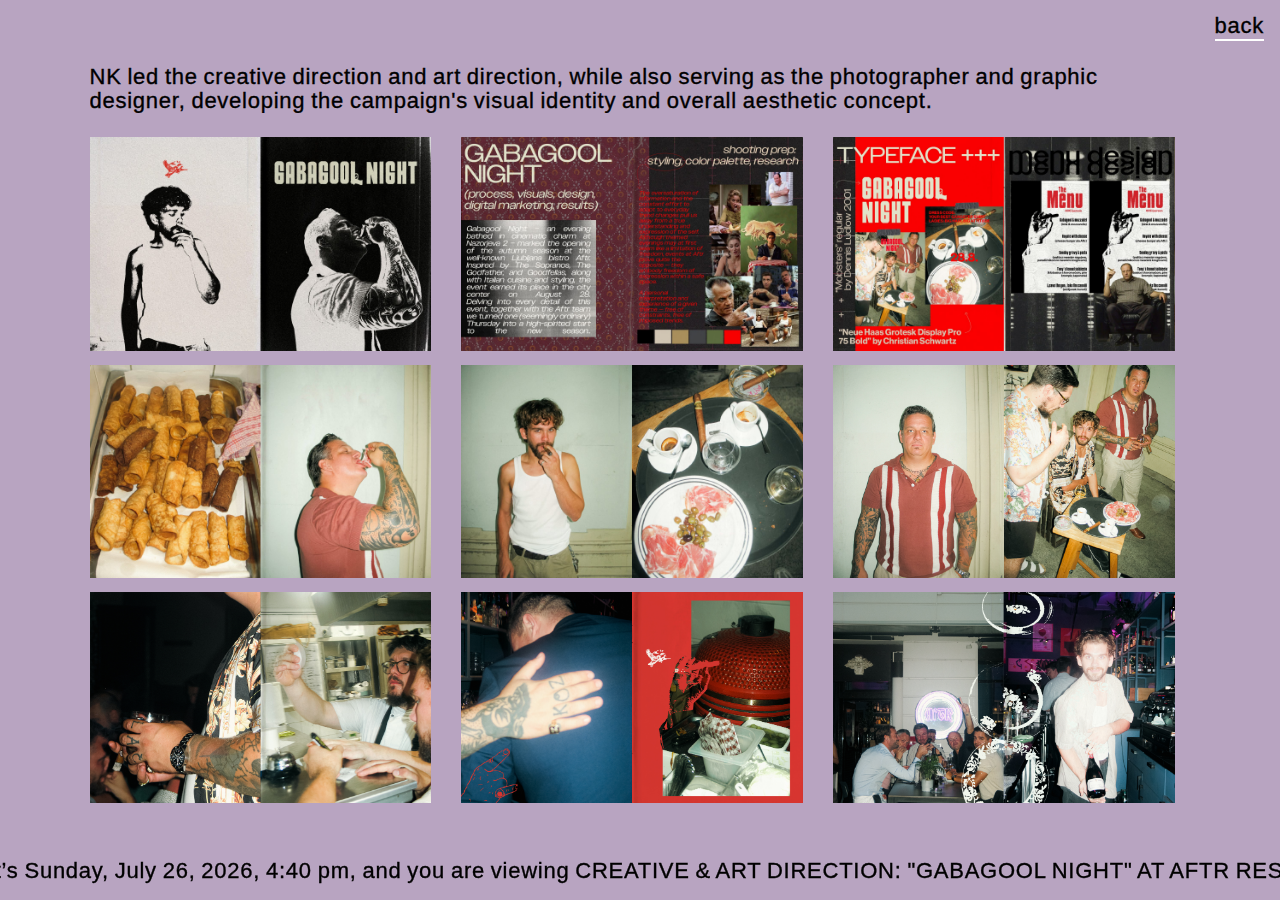
<file: publication-gabagool.html>
<!DOCTYPE html>
<html lang="en">
  <head>
    <meta charset="UTF-8" />
    <meta name="viewport" content="width=device-width, initial-scale=1.0" />
    <meta name="description" content="Nadja's digital portfolio" />
    <title>
      CREATIVE & ART DIRECTION: "GABAGOOL NIGHT" AT AFTR RESTAURANT - Nadja
      Kurtalic
    </title>

    <!-- Open Graph / Facebook -->
    <meta property="og:type" content="website" />
    <meta
      property="og:url"
      content="https://nadjakurtalic.com/publication-gabagool.html"
    />
    <meta
      property="og:title"
      content='CREATIVE &amp; ART DIRECTION: "GABAGOOL NIGHT" AT AFTR RESTAURANT - Nadja Kurtalic'
    />
    <meta property="og:description" content="Nadja's digital portfolio" />
    <meta
      property="og:image"
      content="https://nadjakurtalic.com/meta-image.jpg"
    />

    <!-- Twitter -->
    <meta property="twitter:card" content="summary_large_image" />
    <meta
      property="twitter:url"
      content="https://nadjakurtalic.com/publication-gabagool.html"
    />
    <meta
      property="twitter:title"
      content='CREATIVE &amp; ART DIRECTION: "GABAGOOL NIGHT" AT AFTR RESTAURANT - Nadja Kurtalic'
    />
    <meta property="twitter:description" content="Nadja's digital portfolio" />
    <meta
      property="twitter:image"
      content="https://nadjakurtalic.com/meta-image.jpg"
    />

    <!-- Favicons -->
    <link rel="icon" type="image/png" sizes="16x16" href="favicon-16x16.png" />
    <link rel="icon" type="image/png" sizes="32x32" href="favicon-32x32.png" />
    <link rel="apple-touch-icon" sizes="180x180" href="apple-touch-icon.png" />

    <!-- Site color -->
    <style>
      html {
        --siteColor: rgb(204, 206, 69);
        --siteColorTinted: rgba(204, 206, 69, 0.5);
      }
    </style>

    <!-- Assets -->
    <link href="assets/css/index.css" rel="stylesheet" />
    <script src="assets/js/fontfaceobserver.js"></script>
    <script src="assets/js/components/DateDisplay.js"></script>
    <script src="assets/js/jquery.js"></script>
    <script src="assets/js/barba.js"></script>
    <script src="assets/js/loader.js"></script>
    <script src="assets/js/projectcarousel.js"></script>
    <script src="assets/js/marquee.js"></script>
    <script src="assets/js/screensaver.js"></script>
    <script src="assets/js/smoothscroll.js"></script>
    <script src="assets/js/app.js"></script>
    <script src="assets/js/responsivegrid.js"></script>

    <!-- Google tag (gtag.js) -->
    <script>
      // Only load Google Analytics when not using file:// protocol
      if (window.location.protocol !== "file:") {
        (function () {
          try {
            const script = document.createElement("script");
            script.async = true;
            script.src =
              "https://www.googletagmanager.com/gtag/js?id=G-JT0G06KY8X";
            document.head.appendChild(script);

            window.dataLayer = window.dataLayer || [];

            function gtag() {
              try {
                dataLayer.push(arguments);
              } catch (e) {
                // Silently fail in development
              }
            }
            gtag("js", new Date());
            gtag("config", "G-JT0G06KY8X");
            window.gtag = gtag;
          } catch (e) {
            // Silently fail in development
          }
        })();
      }
    </script>
  </head>

  <body data-barba="wrapper" data-site-color="204, 206, 69">
    <!-- Loader -->
    <div class="loader">
      <div class="loaderContainer">
        <div class="loader-text">VIRTUAL SPACE ++++ 2025</div>
        <div class="loader-signature">
          <img src="nadja-potpis.png" alt="Signature" />
        </div>
      </div>
    </div>

    <!-- Barba container -->
    <div
      data-barba="container"
      data-barba-namespace="project"
      data-project-title='CREATIVE & ART DIRECTION: "GABAGOOL NIGHT" AT AFTR RESTAURANT'
      data-project-color="#b8a4c1"
    >
      <div class="tinted-bg">
        <div id="headerContainer">
          <p></p>
          <p id="headerLine"></p>
          <a href="index.html" class="projectView">back</a>
        </div>

        <div class="projectText">
          <p>
            NK led the creative direction and art direction, while also serving
            as the photographer and graphic designer, developing the campaign's
            visual identity and overall aesthetic concept.
          </p>
        </div>

        <div class="gridContainer">
          <picture class="grid-item" data-index="1">
            <img src="media/pages/publication-gabagool/cover.jpg" alt="Cover" />
          </picture>
          <picture class="grid-item" data-index="2">
            <img
              src="media/pages/publication-gabagool/2-3.jpg"
              alt="Pages 2-3"
            />
          </picture>
          <picture class="grid-item" data-index="3">
            <img
              src="media/pages/publication-gabagool/4-5.jpg"
              alt="Pages 4-5"
            />
          </picture>
          <picture class="grid-item" data-index="4">
            <img
              src="media/pages/publication-gabagool/6-7.jpg"
              alt="Pages 6-7"
            />
          </picture>
          <picture class="grid-item" data-index="5">
            <img
              src="media/pages/publication-gabagool/8-9.jpg"
              alt="Pages 8-9"
            />
          </picture>
          <picture class="grid-item" data-index="6">
            <img
              src="media/pages/publication-gabagool/10-11.jpg"
              alt="Pages 10-11"
            />
          </picture>
          <picture class="grid-item" data-index="7">
            <img
              src="media/pages/publication-gabagool/12-13.jpg"
              alt="Pages 12-13"
            />
          </picture>
          <picture class="grid-item" data-index="8">
            <img
              src="media/pages/publication-gabagool/14-15.jpg"
              alt="Pages 14-15"
            />
          </picture>
          <picture class="grid-item" data-index="9">
            <img
              src="media/pages/publication-gabagool/16-17.jpg"
              alt="Pages 16-17"
            />
          </picture>
        </div>

        <p id="footer"></p>

        <div class="marquee" id="mqr">
          <span style="white-space: nowrap" id="mqr-text">
            <p>
              <span>&nbsp;&nbsp;</span>
              <date-display></date-display> and you are viewing CREATIVE & ART
              DIRECTION: "GABAGOOL NIGHT" AT AFTR RESTAURANT in Nadja Kurtalic's
              virtual space.
            </p>
          </span>
        </div>
        <div class="marquee-spacer">
          <br />
        </div>

        <button id="btt-button">top↑</button>
      </div>
    </div>

    <!-- Lightbox -->
    <div id="lightbox">
      <div class="tinted-bg">
        <div id="headerContainer">
          <p>
            <date-display></date-display> and you are viewing Nadja Kurtalic's
            virtual space.
          </p>

          <p></p>
          <p id="headerLine"></p>
          <button id="exit">exit</button>
        </div>

        <div>
          <div class="projectLabelContainer">
            <div class="projectMeta">
              <div class="projectMetaRow">
                <div class="projectMetaLeft">
                  <span class="projectLabel projectTitle"
                    >CREATIVE & ART DIRECTION: "GABAGOOL NIGHT" AT AFTR
                    RESTAURANT</span
                  >
                  <span class="projectLabel desktop projectDate"
                    >AUGUST 2025</span
                  >
                  <span class="projectLabel slidenum projectCounter"
                    >01/09</span
                  >
                </div>
              </div>
            </div>
          </div>
        </div>

        <div class="carouselArea relative">
          <div class="carouselContainer">
            <div
              class="images slide"
              id="slide-1"
              style="display: none; z-index: 1"
            >
              <picture class="slide-content" style="aspect-ratio: 1.5">
                <img
                  class="slide-content"
                  data-src="media/pages/publication-gabagool/cover.jpg"
                  alt="Cover"
                />
              </picture>
            </div>

            <div
              class="images slide"
              id="slide-2"
              style="display: none; z-index: 1"
            >
              <picture class="slide-content" style="aspect-ratio: 1.5">
                <img
                  class="slide-content"
                  data-src="media/pages/publication-gabagool/2-3.jpg"
                  alt="Pages 2-3"
                />
              </picture>
            </div>

            <div
              class="images slide"
              id="slide-3"
              style="display: none; z-index: 1"
            >
              <picture class="slide-content" style="aspect-ratio: 1.5">
                <img
                  class="slide-content"
                  data-src="media/pages/publication-gabagool/4-5.jpg"
                  alt="Pages 4-5"
                />
              </picture>
            </div>

            <div
              class="images slide"
              id="slide-4"
              style="display: none; z-index: 1"
            >
              <picture class="slide-content" style="aspect-ratio: 1.5">
                <img
                  class="slide-content"
                  data-src="media/pages/publication-gabagool/6-7.jpg"
                  alt="Pages 6-7"
                />
              </picture>
            </div>

            <div
              class="images slide"
              id="slide-5"
              style="display: none; z-index: 1"
            >
              <picture class="slide-content" style="aspect-ratio: 1.5">
                <img
                  class="slide-content"
                  data-src="media/pages/publication-gabagool/8-9.jpg"
                  alt="Pages 8-9"
                />
              </picture>
            </div>

            <div
              class="images slide"
              id="slide-6"
              style="display: none; z-index: 1"
            >
              <picture class="slide-content" style="aspect-ratio: 1.5">
                <img
                  class="slide-content"
                  data-src="media/pages/publication-gabagool/10-11.jpg"
                  alt="Pages 10-11"
                />
              </picture>
            </div>

            <div
              class="images slide"
              id="slide-7"
              style="display: none; z-index: 1"
            >
              <picture class="slide-content" style="aspect-ratio: 1.5">
                <img
                  class="slide-content"
                  data-src="media/pages/publication-gabagool/12-13.jpg"
                  alt="Pages 12-13"
                />
              </picture>
            </div>

            <div
              class="images slide"
              id="slide-8"
              style="display: none; z-index: 1"
            >
              <picture class="slide-content" style="aspect-ratio: 1.5">
                <img
                  class="slide-content"
                  data-src="media/pages/publication-gabagool/14-15.jpg"
                  alt="Pages 14-15"
                />
              </picture>
            </div>

            <div
              class="images slide"
              id="slide-9"
              style="display: none; z-index: 1"
            >
              <picture class="slide-content" style="aspect-ratio: 1.5">
                <img
                  class="slide-content"
                  data-src="media/pages/publication-gabagool/16-17.jpg"
                  alt="Pages 16-17"
                />
              </picture>
            </div>
          </div>

          <div class="leftButton"></div>
          <div class="rightButton"></div>
        </div>
      </div>
    </div>

    <script src="assets/js/bottomnav.js"></script>
  </body>
</html>
</file>
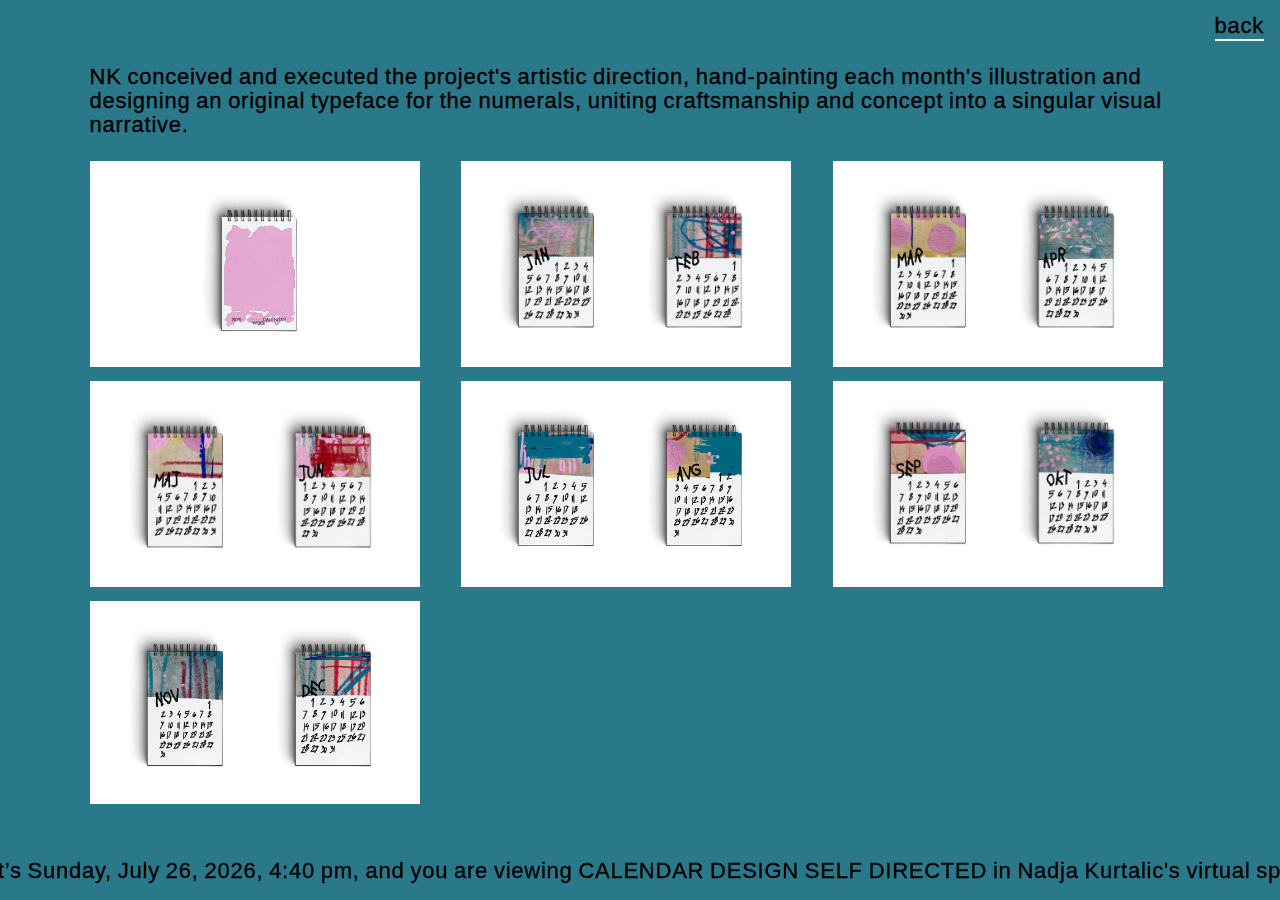
<file: publication-kalendar.html>
<!DOCTYPE html>
<html lang="en">
  <head>
    <meta charset="UTF-8" />
    <meta name="viewport" content="width=device-width, initial-scale=1.0" />
    <meta name="description" content="Nadja's digital portfolio" />
    <title>CALENDAR DESIGN SELF DIRECTED - Nadja Kurtalic</title>

    <!-- Open Graph / Facebook -->
    <meta property="og:type" content="website" />
    <meta
      property="og:url"
      content="https://nadjakurtalic.com/publication-kalendar.html"
    />
    <meta
      property="og:title"
      content="CALENDAR DESIGN SELF DIRECTED - Nadja Kurtalic"
    />
    <meta property="og:description" content="Nadja's digital portfolio" />
    <meta
      property="og:image"
      content="https://nadjakurtalic.com/meta-image.jpg"
    />

    <!-- Twitter -->
    <meta property="twitter:card" content="summary_large_image" />
    <meta
      property="twitter:url"
      content="https://nadjakurtalic.com/publication-kalendar.html"
    />
    <meta
      property="twitter:title"
      content="CALENDAR DESIGN SELF DIRECTED - Nadja Kurtalic"
    />
    <meta property="twitter:description" content="Nadja's digital portfolio" />
    <meta
      property="twitter:image"
      content="https://nadjakurtalic.com/meta-image.jpg"
    />

    <!-- Favicons -->
    <link rel="icon" type="image/png" sizes="16x16" href="favicon-16x16.png" />
    <link rel="icon" type="image/png" sizes="32x32" href="favicon-32x32.png" />
    <link rel="apple-touch-icon" sizes="180x180" href="apple-touch-icon.png" />

    <!-- Site color -->
    <style>
      html {
        --siteColor: rgb(204, 206, 69);
        --siteColorTinted: rgba(204, 206, 69, 0.5);
      }
    </style>

    <!-- Assets -->
    <link href="assets/css/index.css" rel="stylesheet" />
    <script src="assets/js/fontfaceobserver.js"></script>
    <script src="assets/js/components/DateDisplay.js"></script>
    <script src="assets/js/jquery.js"></script>
    <script src="assets/js/barba.js"></script>
    <script src="assets/js/loader.js"></script>
    <script src="assets/js/projectcarousel.js"></script>
    <script src="assets/js/marquee.js"></script>
    <script src="assets/js/screensaver.js"></script>
    <script src="assets/js/smoothscroll.js"></script>
    <script src="assets/js/app.js"></script>
    <script src="assets/js/responsivegrid.js"></script>

    <!-- Google tag (gtag.js) -->
    <script>
      // Only load Google Analytics when not using file:// protocol
      if (window.location.protocol !== "file:") {
        (function () {
          try {
            const script = document.createElement("script");
            script.async = true;
            script.src =
              "https://www.googletagmanager.com/gtag/js?id=G-JT0G06KY8X";
            document.head.appendChild(script);

            window.dataLayer = window.dataLayer || [];

            function gtag() {
              try {
                dataLayer.push(arguments);
              } catch (e) {
                // Silently fail in development
              }
            }
            gtag("js", new Date());
            gtag("config", "G-JT0G06KY8X");
            window.gtag = gtag;
          } catch (e) {
            // Silently fail in development
          }
        })();
      }
    </script>
  </head>

  <body data-barba="wrapper" data-site-color="204, 206, 69">
    <!-- Loader -->
    <div class="loader">
      <div class="loaderContainer">
        <div class="loader-text">VIRTUAL SPACE ++++ 2025</div>
        <div class="loader-signature">
          <img src="nadja-potpis.png" alt="Signature" />
        </div>
      </div>
    </div>

    <!-- Barba container -->
    <div
      data-barba="container"
      data-barba-namespace="project"
      data-project-title="CALENDAR DESIGN SELF DIRECTED"
      data-project-color="#2a798b"
    >
      <div class="tinted-bg">
        <div id="headerContainer">
          <p></p>
          <p id="headerLine"></p>
          <a href="index.html" class="projectView">back</a>
        </div>

        <div class="projectText">
          <p>
            NK conceived and executed the project's artistic direction,
            hand-painting each month's illustration and designing an original
            typeface for the numerals, uniting craftsmanship and concept into a
            singular visual narrative.
          </p>
        </div>

        <div class="gridContainer">
          <picture class="grid-item" data-index="1">
            <img
              src="media/pages/kalendar-mockup/mockup kalendar final -01.jpg"
              alt="Mockup 01"
            />
          </picture>
          <picture class="grid-item" data-index="2">
            <img
              src="media/pages/kalendar-mockup/mockup kalendar final -02.jpg"
              alt="Mockup 02"
            />
          </picture>
          <picture class="grid-item" data-index="3">
            <img
              src="media/pages/kalendar-mockup/mockup kalendar final -03.jpg"
              alt="Mockup 03"
            />
          </picture>
          <picture class="grid-item" data-index="4">
            <img
              src="media/pages/kalendar-mockup/mockup kalendar final -04.jpg"
              alt="Mockup 04"
            />
          </picture>
          <picture class="grid-item" data-index="5">
            <img
              src="media/pages/kalendar-mockup/mockup kalendar final -05.jpg"
              alt="Mockup 05"
            />
          </picture>
          <picture class="grid-item" data-index="6">
            <img
              src="media/pages/kalendar-mockup/mockup kalendar final -06.jpg"
              alt="Mockup 06"
            />
          </picture>
          <picture class="grid-item" data-index="7">
            <img
              src="media/pages/kalendar-mockup/mockup kalendar final -07.jpg"
              alt="Mockup 07"
            />
          </picture>
        </div>

        <p id="footer"></p>

        <div class="marquee" id="mqr">
          <span style="white-space: nowrap" id="mqr-text">
            <p>
              <span>&nbsp;&nbsp;</span>
              <date-display></date-display> and you are viewing CALENDAR DESIGN
              SELF DIRECTED in Nadja Kurtalic's virtual space.
            </p>
          </span>
        </div>
        <div class="marquee-spacer">
          <br />
        </div>

        <button id="btt-button">top↑</button>
      </div>
    </div>

    <!-- Lightbox -->
    <div id="lightbox">
      <div class="tinted-bg">
        <div id="headerContainer">
          <p>
            <date-display></date-display> and you are viewing Nadja Kurtalic's
            virtual space.
          </p>

          <p></p>
          <p id="headerLine"></p>
          <button id="exit">exit</button>
        </div>

        <div>
          <div class="projectLabelContainer">
            <div class="projectMeta">
              <div class="projectMetaRow">
                <div class="projectMetaLeft">
                  <span class="projectLabel projectTitle"
                    >CALENDAR DESIGN SELF DIRECTED</span
                  >
                  <span class="projectLabel desktop projectDate"
                    >OCTOBER 2025</span
                  >
                  <span class="projectLabel slidenum projectCounter"
                    >01/07</span
                  >
                </div>
              </div>
            </div>
          </div>
        </div>

        <div class="carouselArea relative">
          <div class="carouselContainer">
            <div
              class="images slide"
              id="slide-1"
              style="display: none; z-index: 1"
            >
              <picture class="slide-content" style="aspect-ratio: 1.5">
                <img
                  class="slide-content"
                  data-src="media/pages/kalendar-mockup/mockup kalendar final -01.jpg"
                  alt="Mockup 01"
                />
              </picture>
            </div>

            <div
              class="images slide"
              id="slide-2"
              style="display: none; z-index: 1"
            >
              <picture class="slide-content" style="aspect-ratio: 1.5">
                <img
                  class="slide-content"
                  data-src="media/pages/kalendar-mockup/mockup kalendar final -02.jpg"
                  alt="Mockup 02"
                />
              </picture>
            </div>

            <div
              class="images slide"
              id="slide-3"
              style="display: none; z-index: 1"
            >
              <picture class="slide-content" style="aspect-ratio: 1.5">
                <img
                  class="slide-content"
                  data-src="media/pages/kalendar-mockup/mockup kalendar final -03.jpg"
                  alt="Mockup 03"
                />
              </picture>
            </div>

            <div
              class="images slide"
              id="slide-4"
              style="display: none; z-index: 1"
            >
              <picture class="slide-content" style="aspect-ratio: 1.5">
                <img
                  class="slide-content"
                  data-src="media/pages/kalendar-mockup/mockup kalendar final -04.jpg"
                  alt="Mockup 04"
                />
              </picture>
            </div>

            <div
              class="images slide"
              id="slide-5"
              style="display: none; z-index: 1"
            >
              <picture class="slide-content" style="aspect-ratio: 1.5">
                <img
                  class="slide-content"
                  data-src="media/pages/kalendar-mockup/mockup kalendar final -05.jpg"
                  alt="Mockup 05"
                />
              </picture>
            </div>

            <div
              class="images slide"
              id="slide-6"
              style="display: none; z-index: 1"
            >
              <picture class="slide-content" style="aspect-ratio: 1.5">
                <img
                  class="slide-content"
                  data-src="media/pages/kalendar-mockup/mockup kalendar final -06.jpg"
                  alt="Mockup 06"
                />
              </picture>
            </div>

            <div
              class="images slide"
              id="slide-7"
              style="display: none; z-index: 1"
            >
              <picture class="slide-content" style="aspect-ratio: 1.5">
                <img
                  class="slide-content"
                  data-src="media/pages/kalendar-mockup/mockup kalendar final -07.jpg"
                  alt="Mockup 07"
                />
              </picture>
            </div>
          </div>

          <div class="leftButton"></div>
          <div class="rightButton"></div>
        </div>
      </div>
    </div>

    <script src="assets/js/bottomnav.js"></script>
  </body>
</html>
</file>
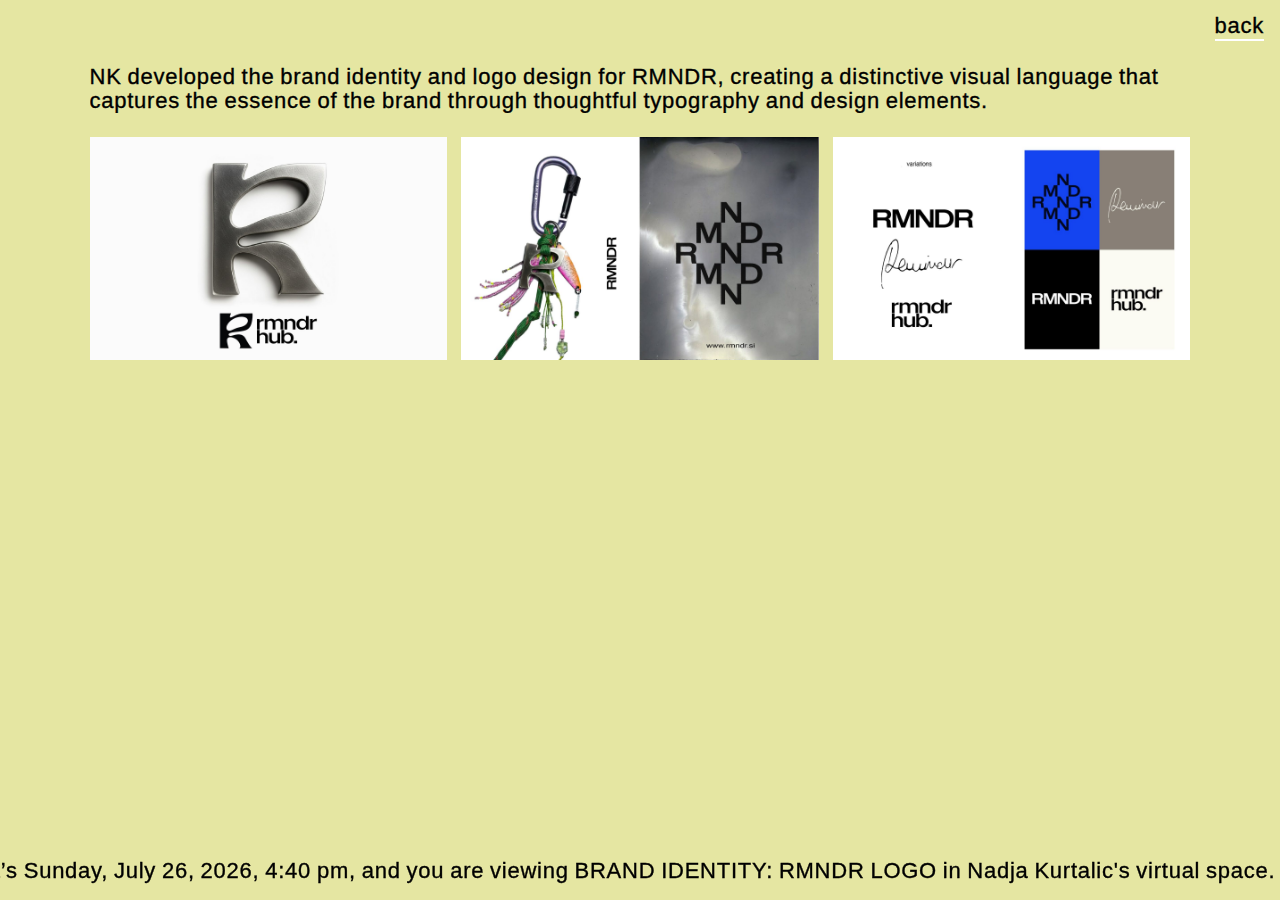
<file: publication-rmndr-logo.html>
<!DOCTYPE html>
<html lang="en">
  <head>
    <meta charset="UTF-8" />
    <meta name="viewport" content="width=device-width, initial-scale=1.0" />
    <meta name="description" content="Nadja's digital portfolio" />
    <title>BRAND IDENTITY: RMNDR LOGO - Nadja Kurtalic</title>

    <!-- Open Graph / Facebook -->
    <meta property="og:type" content="website" />
    <meta
      property="og:url"
      content="https://nadjakurtalic.com/publication-rmndr-logo.html"
    />
    <meta
      property="og:title"
      content="BRAND IDENTITY: RMNDR LOGO - Nadja Kurtalic"
    />
    <meta property="og:description" content="Nadja's digital portfolio" />
    <meta
      property="og:image"
      content="https://nadjakurtalic.com/meta-image.jpg"
    />

    <!-- Twitter -->
    <meta property="twitter:card" content="summary_large_image" />
    <meta
      property="twitter:url"
      content="https://nadjakurtalic.com/publication-rmndr-logo.html"
    />
    <meta
      property="twitter:title"
      content="BRAND IDENTITY: RMNDR LOGO - Nadja Kurtalic"
    />
    <meta property="twitter:description" content="Nadja's digital portfolio" />
    <meta
      property="twitter:image"
      content="https://nadjakurtalic.com/meta-image.jpg"
    />

    <!-- Favicons -->
    <link rel="icon" type="image/png" sizes="16x16" href="favicon-16x16.png" />
    <link rel="icon" type="image/png" sizes="32x32" href="favicon-32x32.png" />
    <link rel="apple-touch-icon" sizes="180x180" href="apple-touch-icon.png" />

    <!-- Site color -->
    <style>
      html {
        --siteColor: rgb(204, 206, 69);
        --siteColorTinted: rgba(204, 206, 69, 0.5);
      }
    </style>

    <!-- Assets -->
    <link href="assets/css/index.css" rel="stylesheet" />
    <script src="assets/js/fontfaceobserver.js"></script>
    <script src="assets/js/components/DateDisplay.js"></script>
    <script src="assets/js/jquery.js"></script>
    <script src="assets/js/barba.js"></script>
    <script src="assets/js/loader.js"></script>
    <script src="assets/js/projectcarousel.js"></script>
    <script src="assets/js/marquee.js"></script>
    <script src="assets/js/screensaver.js"></script>
    <script src="assets/js/smoothscroll.js"></script>
    <script src="assets/js/app.js"></script>
    <script src="assets/js/responsivegrid.js"></script>

    <!-- Google tag (gtag.js) -->
    <script>
      // Only load Google Analytics when not using file:// protocol
      if (window.location.protocol !== "file:") {
        (function () {
          try {
            const script = document.createElement("script");
            script.async = true;
            script.src =
              "https://www.googletagmanager.com/gtag/js?id=G-JT0G06KY8X";
            document.head.appendChild(script);

            window.dataLayer = window.dataLayer || [];

            function gtag() {
              try {
                dataLayer.push(arguments);
              } catch (e) {
                // Silently fail in development
              }
            }
            gtag("js", new Date());
            gtag("config", "G-JT0G06KY8X");
            window.gtag = gtag;
          } catch (e) {
            // Silently fail in development
          }
        })();
      }
    </script>
  </head>

  <body data-barba="wrapper" data-site-color="204, 206, 69">
    <!-- Loader -->
    <div class="loader">
      <div class="loaderContainer">
        <div class="loader-text">VIRTUAL SPACE ++++ 2025</div>
        <div class="loader-signature">
          <img src="nadja-potpis.png" alt="Signature" />
        </div>
      </div>
    </div>

    <!-- Barba container -->
    <div
      data-barba="container"
      data-barba-namespace="project"
      data-project-title="BRAND IDENTITY: RMNDR LOGO"
      data-project-color="#8b6f47"
    >
      <div class="tinted-bg">
        <div id="headerContainer">
          <p></p>
          <p id="headerLine"></p>
          <a href="index.html" class="projectView">back</a>
        </div>

        <div class="projectText">
          <p>
            NK developed the brand identity and logo design for RMNDR, creating
            a distinctive visual language that captures the essence of the brand
            through thoughtful typography and design elements.
          </p>
        </div>

        <div class="gridContainer">
          <picture class="grid-item" data-index="1">
            <img
              src="media/pages/rmndr-logo/RMNDR MACKUP-01.jpg"
              alt="RMNDR Mockup 01"
            />
          </picture>
          <picture class="grid-item" data-index="2">
            <img
              src="media/pages/rmndr-logo/RMNDR MACKUP-02.jpg"
              alt="RMNDR Mockup 02"
            />
          </picture>
          <picture class="grid-item" data-index="3">
            <img
              src="media/pages/rmndr-logo/RMNDR MACKUP-03.jpg"
              alt="RMNDR Mockup 03"
            />
          </picture>
        </div>

        <p id="footer"></p>

        <div class="marquee" id="mqr">
          <span style="white-space: nowrap" id="mqr-text">
            <p>
              <span>&nbsp;&nbsp;</span>
              <date-display></date-display> and you are viewing BRAND IDENTITY:
              RMNDR LOGO in Nadja Kurtalic's virtual space.
            </p>
          </span>
        </div>
        <div class="marquee-spacer">
          <br />
        </div>

        <button id="btt-button">top↑</button>
      </div>
    </div>

    <!-- Lightbox -->
    <div id="lightbox">
      <div class="tinted-bg">
        <div id="headerContainer">
          <p>
            <date-display></date-display> and you are viewing Nadja Kurtalic's
            virtual space.
          </p>

          <p></p>
          <p id="headerLine"></p>
          <button id="exit">exit</button>
        </div>

        <div>
          <div class="projectLabelContainer">
            <div class="projectMeta">
              <div class="projectMetaRow">
                <div class="projectMetaLeft">
                  <span class="projectLabel projectTitle"
                    >BRAND IDENTITY: RMNDR LOGO</span
                  >
                  <span class="projectLabel desktop projectDate"
                    >SEPTEMBER 2024</span
                  >
                  <span class="projectLabel slidenum projectCounter"
                    >01/03</span
                  >
                </div>
              </div>
            </div>
          </div>
        </div>

        <div class="carouselArea relative">
          <div class="carouselContainer">
            <div
              class="images slide"
              id="slide-1"
              style="display: none; z-index: 1"
            >
              <picture class="slide-content" style="aspect-ratio: 1.5">
                <img
                  class="slide-content"
                  data-src="media/pages/rmndr-logo/RMNDR MACKUP-01.jpg"
                  alt="RMNDR Mockup 01"
                />
              </picture>
            </div>

            <div
              class="images slide"
              id="slide-2"
              style="display: none; z-index: 1"
            >
              <picture class="slide-content" style="aspect-ratio: 1.5">
                <img
                  class="slide-content"
                  data-src="media/pages/rmndr-logo/RMNDR MACKUP-02.jpg"
                  alt="RMNDR Mockup 02"
                />
              </picture>
            </div>

            <div
              class="images slide"
              id="slide-3"
              style="display: none; z-index: 1"
            >
              <picture class="slide-content" style="aspect-ratio: 1.5">
                <img
                  class="slide-content"
                  data-src="media/pages/rmndr-logo/RMNDR MACKUP-03.jpg"
                  alt="RMNDR Mockup 03"
                />
              </picture>
            </div>
          </div>

          <div class="leftButton"></div>
          <div class="rightButton"></div>
        </div>
      </div>
    </div>

    <script src="assets/js/bottomnav.js"></script>
  </body>
</html>
</file>
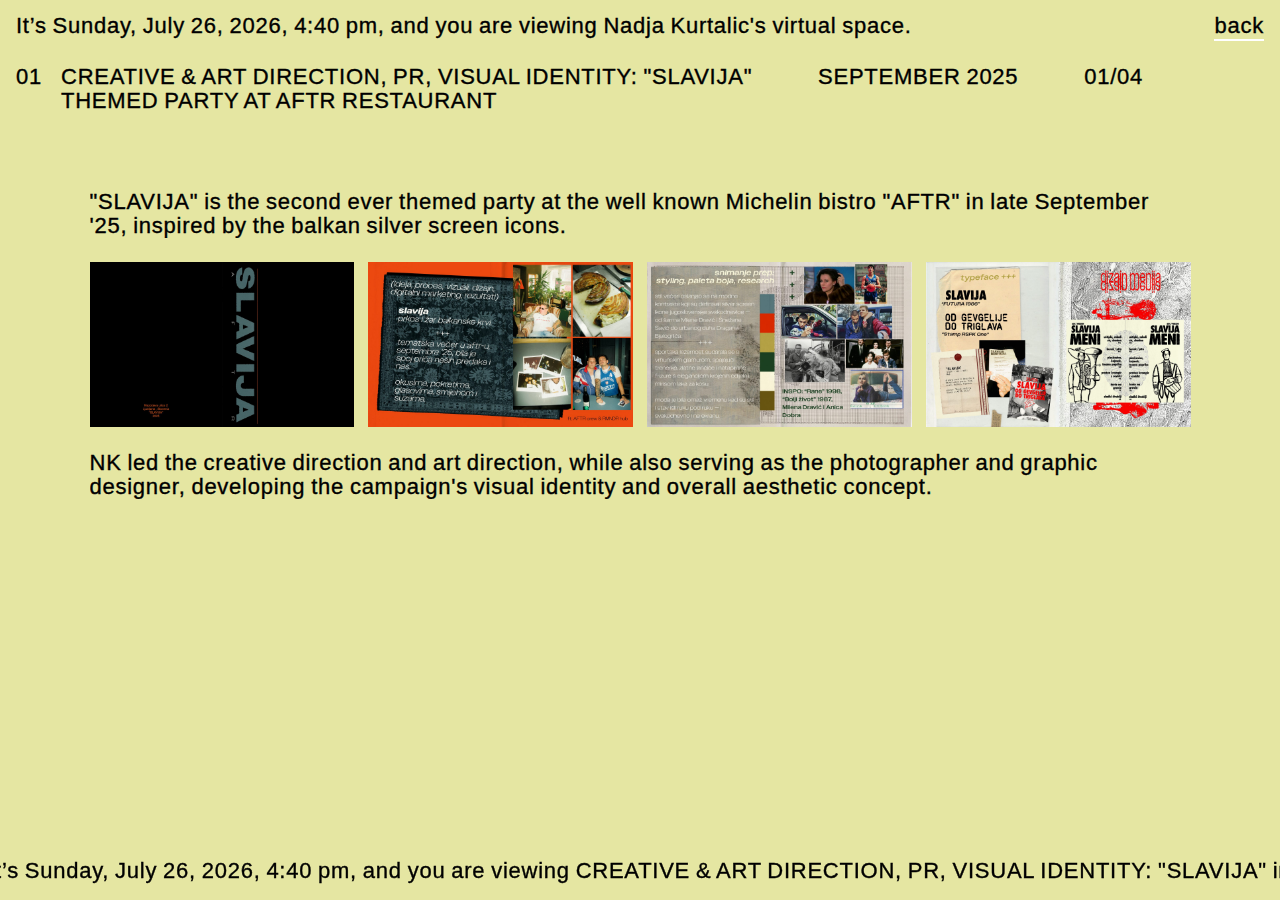
<file: publication-slavija.html>
<!DOCTYPE html>
<html lang="en">

<head>
  <meta charset="UTF-8">
  <meta name="viewport" content="width=device-width, initial-scale=1.0">
  <meta name="description" content="Nadja Kurtalic's portfolio website">
  <title>CREATIVE & ART DIRECTION, PR, VISUAL IDENTITY: "SLAVIJA" - Nadja Kurtalic</title>

  <!-- Site color -->
  <style>
  html {
    --siteColor: rgb(204, 206, 69);
    --siteColorTinted: rgba(204, 206, 69, 0.5);
  }
  </style>

  <!-- Assets -->
  <link href="assets/css/index.css" rel="stylesheet">
  <script src="assets/js/fontfaceobserver.js"></script>
  <script src="assets/js/components/DateDisplay.js"></script>
  <script src="assets/js/jquery.js"></script>
  <script src="assets/js/barba.js"></script>
  <script src="assets/js/loader.js"></script>
  <script src="assets/js/projectcarousel.js"></script>
  <script src="assets/js/marquee.js"></script>
  <script src="assets/js/screensaver.js"></script>
  <script src="assets/js/smoothscroll.js"></script>
  <script src="assets/js/app.js"></script>

  <!-- Google tag (gtag.js) -->
  <script async src="https://www.googletagmanager.com/gtag/js?id=G-JT0G06KY8X"></script>
  <script>
  window.dataLayer = window.dataLayer || [];

  function gtag() {
    dataLayer.push(arguments);
  }
  gtag('js', new Date());

  gtag('config', 'G-JT0G06KY8X');
  </script>
</head>

<body data-barba="wrapper" data-site-color="204, 206, 69">
  <!-- Loader -->
  <div class="loader">
    <div class="loaderContainer">
      <div class="loader-text">VIRTUAL SPACE ++++ 2025</div>
      <div class="loader-signature">
        <img src="nadja-potpis.png" alt="Signature" />
      </div>
    </div>
  </div>

  <!-- Barba container -->
  <div data-barba="container" data-barba-namespace="project" data-project-title="CREATIVE & ART DIRECTION, PR, VISUAL IDENTITY: &quot;SLAVIJA&quot;">
    <div class="tinted-bg">
      <div id="headerContainer">
        <p>
          <date-display></date-display> and you are viewing Nadja Kurtalic's virtual space.
        <p>
        <p id="headerLine"></p>
        <a href="index.html" class="projectView">back</a>
      </div>

      <div>
        <div class="projectLabelNum">01</div>
        <div class="projectLabelContainer">
          <div class="projectMeta">
            <span style="white-space: nowrap;">
              <span class="projectLabel">CREATIVE & ART DIRECTION, PR, VISUAL IDENTITY: "SLAVIJA"</span>
              <span class="projectLabel desktop" style="margin-left: 40px;">SEPTEMBER 2025</span>
              <span class="projectLabel slidenum" style="margin-left: 40px;">01/04</span>
            </span>
            <br />
            <span class="projectLabel desktop">THEMED PARTY AT AFTR RESTAURANT</span>
          </div>
        </div>
      </div>

      <div class="projectText">
        <p>"SLAVIJA" is the second ever themed party at the well known Michelin bistro "AFTR" in late September '25, inspired by the balkan silver screen icons.</p>
      </div>

      <div class="gridContainer">
        <picture class="grid-item" data-index="1">
          <img src="media/pages/publication-slavija/cover.jpg" alt="Cover" />
        </picture>
        <picture class="grid-item" data-index="2">
          <img src="media/pages/publication-slavija/2-3.jpg" alt="Pages 2-3" />
        </picture>
        <picture class="grid-item" data-index="3">
          <img src="media/pages/publication-slavija/4-5.jpg" alt="Pages 4-5" />
        </picture>
        <picture class="grid-item" data-index="4">
          <img src="media/pages/publication-slavija/6-7.jpg" alt="Pages 6-7" />
        </picture>
      </div>

      <div class="projectText">
        <p>NK led the creative direction and art direction, while also serving as the photographer and graphic designer, developing the campaign's visual identity and overall aesthetic concept.</p>
      </div>

      <p id="footer"></p>

      <div class="marquee" id="mqr">
        <span style="white-space:nowrap;" id="mqr-text">
          <p>
            <span>&nbsp;&nbsp;</span>
            <date-display></date-display> and you are viewing CREATIVE & ART DIRECTION, PR, VISUAL IDENTITY: "SLAVIJA" in Nadja Kurtalic's virtual space.
          </p>
        </span>
      </div>
      <div class="marquee-spacer">
        <br />
      </div>

      <button id="btt-button">top↑</button>
    </div>
  </div>

  <!-- Lightbox -->
  <div id="lightbox">
    <div class="tinted-bg">
      <div id="headerContainer">
        <p>
          <date-display></date-display> and you are viewing Nadja Kurtalic's virtual space.
        <p>
        <p id="headerLine"></p>
        <button id="exit">exit</button>
      </div>

      <div>
        <div class="projectLabelNum">01</div>
        <div class="projectLabelContainer">
          <div class="projectMeta">
            <span style="white-space: nowrap;">
              <span class="projectLabel">CREATIVE & ART DIRECTION, PR, VISUAL IDENTITY: "SLAVIJA"</span>
              <span class="projectLabel desktop" style="margin-left: 40px;">SEPTEMBER 2025</span>
              <span class="projectLabel slidenum" style="margin-left: 40px;">01/04</span>
            </span>
            <br />
            <span class="projectLabel desktop">THEMED PARTY AT AFTR RESTAURANT</span>
          </div>
        </div>
      </div>

      <div class="carouselArea relative">
        <div class="carouselContainer">
          <div class="images slide" id="slide-1" style="display: none; z-index: 1;">
            <picture class="slide-content" style="aspect-ratio: 1.5">
              <img class="slide-content" data-src="media/pages/publication-slavija/cover.jpg" alt="Cover" />
            </picture>
          </div>

          <div class="images slide" id="slide-2" style="display: none; z-index: 1;">
            <picture class="slide-content" style="aspect-ratio: 1.5">
              <img class="slide-content" data-src="media/pages/publication-slavija/2-3.jpg" alt="Pages 2-3" />
            </picture>
          </div>

          <div class="images slide" id="slide-3" style="display: none; z-index: 1;">
            <picture class="slide-content" style="aspect-ratio: 1.5">
              <img class="slide-content" data-src="media/pages/publication-slavija/4-5.jpg" alt="Pages 4-5" />
            </picture>
          </div>

          <div class="images slide" id="slide-4" style="display: none; z-index: 1;">
            <picture class="slide-content" style="aspect-ratio: 1.5">
              <img class="slide-content" data-src="media/pages/publication-slavija/6-7.jpg" alt="Pages 6-7" />
            </picture>
          </div>
        </div>

        <div class="leftButton"></div>
        <div class="rightButton"></div>
      </div>

      <div class="marquee" id="lb-mqr">
        <span style="white-space:nowrap;" id="lb-mqr-text">
          <p>
            <span>&nbsp;&nbsp;</span>
            <date-display></date-display> and you are viewing CREATIVE & ART DIRECTION, PR, VISUAL IDENTITY: "SLAVIJA" in Nadja Kurtalic's virtual space.
          </p>
        </span>
      </div>
      <div class="marquee-spacer">
        <br />
      </div>
    </div>
  </div>

  <script src="assets/js/bottomnav.js"></script>
</body>
</html>
</file>
<file: assets/css/index.css>
/* Debug */
/* * {
  outline: 1px solid red;
} */

/* Reset */
*,
*:after,
*:before {
  margin: 0;
  padding: 0;
}

/* Base */
html {
  --projNumWidth: 45px;
  /* width of view, back, exit buttons */
  --rightsideButtonWidth: 40px;
  --centeredTextWidth: 556px;
  --lineHeight: 24px;
  --verticalMargin: 14px;
  --horizontalMargin: 16px;
  /* To get things aligned symmetrically with the project title */
  --maxContentWidth: calc(100% - (2 * var(--projNumWidth)));

  font-family: Helvetica, Arial, sans-serif;
  font-size: clamp(16px, 2.2vw, 22px);
  letter-spacing: 0.75px;
  word-spacing: -1px;
  line-height: 1.09;
  -webkit-text-stroke: 0.35px black;
  /* Prevent scrolling on project pages due to Safari URL bar */
  height: 100%;
  height: -webkit-fill-available;
}

/* Text selection styling - light pink */
::selection {
  background-color: #ffb6c1;
  color: #000;
}

::-moz-selection {
  background-color: #ffb6c1;
  color: #000;
}

body {
  /* needs a position property set for `position: absolute` on #mqr to work */
  position: relative;
  min-height: 100vh;
  min-height: -webkit-fill-available;
  background-color: var(--siteColor);
}

/* Prevent scrolling on project pages due to Safari URL bar */
/* This will be applied via JavaScript, but CSS provides fallback */

a {
  color: currentColor;
  text-decoration: none;
}

li {
  list-style: none;
}

div {
  display: inline-block;
}

button {
  font-size: inherit;
  line-height: inherit;
  font-family: inherit;
  letter-spacing: inherit;
  background: inherit;
  border: none;
  background: white;
  cursor: pointer;
  color: black;
}

a:focus,
button:focus {
  outline: none;
}

/* Barba */
body.transitioning {
  pointer-events: none;
}

/* Hide loader background during transitions to prevent flash */
body.transitioning .loader {
  background-color: transparent !important;
  opacity: 0 !important;
}

/* Ensure loader background doesn't show through on project pages */
/* JavaScript will handle hiding, but this ensures background is transparent */
div[data-barba-namespace="project"] ~ .loader {
  background-color: transparent !important;
}

body.transitioning > div {
  position: absolute;
}

body.transitioning > .exiting {
  position: fixed;
  clip-path: inset(0%);
  will-change: clip-path;
  transition: clip-path linear 1050ms;
  z-index: 10;
}

body.transitioning > .entering {
  position: absolute;
  top: 0;
  left: 0;
  width: 100%;
  visibility: visible;
  z-index: 11;
}

div[data-barba="container"] {
  min-height: 100vh;
  width: 100%;
  padding: 14px 16px;
  box-sizing: border-box;
  background-color: white;
}

div[data-barba="container"][data-barba-namespace="project"] {
  padding: 0;
  height: 100vh;
  height: -webkit-fill-available;
  height: 100dvh;
  overflow: hidden; /* Keep container from scrolling, but allow .tinted-bg to scroll */
}

div[data-barba-namespace="project"] .tinted-bg {
  height: 100%;
  width: 100%;
  min-height: 100vh;
  min-height: -webkit-fill-available;
  min-height: 100dvh;
  max-height: none; /* Allow content to exceed viewport */
  padding: 14px 16px;
  padding-bottom: calc(
    14px + 42px
  ); /* Add space for marquee (30px height + 12px bottom) */
  box-sizing: border-box;
  background-color: var(--siteColorTinted);
  overflow-y: auto; /* Allow vertical scrolling when content exceeds viewport */
  overflow-x: hidden; /* Prevent horizontal scrolling */
  position: relative;
  display: flex;
  flex-direction: column;
  -webkit-overflow-scrolling: touch;
}

/* Ensure content fits within viewport on project pages */
/* Allow content to shrink if needed to fit marquee */
div[data-barba-namespace="project"]
  .tinted-bg
  > *:not(.marquee):not(.marquee-spacer) {
  flex-shrink: 1;
  min-height: 0;
  overflow: hidden;
}

/* Project-specific background colors */
div[data-project-color="#cf6aa8"] .tinted-bg {
  background-color: #cf6aa8;
}

div[data-project-color="#b8a4c1"] .tinted-bg {
  background-color: #b8a4c1;
}

div[data-project-color="#2a798b"] .tinted-bg {
  background-color: #2a798b;
}

div[data-project-color="#d5d7d9"] .tinted-bg {
  background-color: #b8babc;
}

.pay {
  font-family: Helvetica, Arial, sans-serif;
  font-size: 22px;
  letter-spacing: 0.75px;
  word-spacing: -1px;
  line-height: 24px;
  -webkit-text-stroke: 0.35px black;
  background-color: rgba(255, 255, 255, 0);
  border: 2px solid black;
  width: 265px;
  margin-top: 5px;
  padding-bottom: 3px;
  height: 47px;
  text-align: center;
  border-radius: 40px;
  margin-left: -2px;
}

/* INTRODUCTION */
.centered-list {
  --stWidth: 32px;

  position: relative;
  left: calc(var(--stWidth) / 2);
  width: calc(var(--centeredTextWidth) - var(--stWidth));
  align-content: center;
  text-align: start;
  margin-left: auto;
  margin-right: auto;
  display: block;
}

.centered {
  width: var(--centeredTextWidth);
  display: block;
  margin: 0 auto;
  text-align: start;
}

#introduction ul li::before {
  content: "NK";
  position: absolute;
  transform: translateX(-125%);
}

#info #contact {
  text-align: center;
}

#introduction {
  padding-top: 191px;
  padding-bottom: 191px;
}

#info {
  padding-top: 191px;
  padding-bottom: 191px;
  width: 100%;
}

#footer {
  padding-bottom: 14px;
}

#headerContainer {
  display: flex;
  justify-content: space-between;
  margin-bottom: var(--lineHeight);
}

.headerContentWrapper {
  display: flex;
  align-items: flex-start;
  justify-content: space-between;
  gap: 20px;
  width: 100%;
}

.headerContentWrapper > p {
  margin: 0;
  padding-left: 0;
  box-sizing: border-box;
  text-align: left;
}

#infoButton {
  color: black;
  height: fit-content;
  border-bottom: 2px solid white;
  margin-left: 0;
  align-self: flex-start;
  white-space: nowrap;
}

div[data-barba-namespace="project"] #headerContainer {
  margin-bottom: var(--lineHeight);
}

#homepage {
  visibility: hidden;
}

/* PROJECTS */
.projects {
  width: 100%;
}

.project {
  width: 100%;
}

div[data-barba-namespace="homepage"] .project {
  cursor: url("cursor.png") 8 20, auto !important;
}

div[data-barba-namespace="homepage"] .project .projectLabel,
div[data-barba-namespace="homepage"] .project .projectTitle,
div[data-barba-namespace="homepage"] .project .projectDate,
div[data-barba-namespace="homepage"] .project .projectCounter,
div[data-barba-namespace="homepage"] .project .projectSubtitle,
div[data-barba-namespace="homepage"] .project .projectMeta {
  cursor: default !important;
}

.projectLabel {
  margin-right: 20px;
  display: inline;
}

.projectLabel:last-of-type {
  margin-right: 0;
}

.projectLabelNum {
  width: var(--projNumWidth);
  float: left;
}

.projectLabelContainer {
  width: calc(100% - var(--projNumWidth));
}

.projectMeta {
  display: block;
  /* max-width on this prevents long titles from breaking to next line */
  max-width: calc(100% - var(--rightsideButtonWidth) - 10px);
  margin-bottom: var(--lineHeight);
  /* Allow wrapping on smaller screens */
  min-width: 0;
}

.projectMetaRow {
  display: flex;
  align-items: baseline;
  flex-wrap: wrap;
  justify-content: space-between;
  gap: 20px;
  min-width: 0;
  text-align: left;
}

.projectMetaRow:first-child {
  margin-bottom: 0;
}

.projectMetaLeft {
  display: flex;
  align-items: baseline;
  gap: 60px;
  flex: 1 1 auto;
  min-width: 0;
  flex-wrap: wrap;
}

.projectTitle {
  flex: 0 0 auto;
  margin-right: 0;
  /* Allow title to wrap on smaller screens */
  word-wrap: break-word;
  overflow-wrap: break-word;
  hyphens: auto;
}

.projectDate {
  flex: 0 0 auto;
  margin-right: 0;
}

.projectCounter {
  flex: 0 0 auto;
  margin-right: 0;
  margin-left: 0;
}

.projectSubtitle {
  margin-right: 0;
}

.projectView {
  float: right;
  color: black;
  padding-bottom: 1px;
  text-decoration: none;
  box-sizing: content-box;
  border-bottom: 2px solid white;
}

div[data-barba-namespace="project"] .projectMeta {
  margin-bottom: calc(var(--lineHeight) * 2);
}

#lightbox .projectLabelContainer {
  position: relative; /* need this for z-indexing */
  z-index: 10;
}

.projectDescriptionContainer {
  top: 0;
  left: 0;
  height: 100%;
  width: 100%;
  box-sizing: border-box;
  color: black;
  background-color: var(--siteColor);
  -webkit-text-stroke: 0.35px black;
  position: absolute;
}

.projectDescription {
  position: absolute;
  z-index: 1;
  left: 50%;
  top: 50%;
  -webkit-transform: translate(-50%, -50%);
  transform: translate(-50%, -50%);
  width: var(--centeredTextWidth);
  max-width: calc(100% - 80px); /* container padding is 40px */
  text-align: start;
  hyphens: auto;
  cursor: default;
}

.projectDescription p:not(:first-child) {
  text-indent: var(--projNumWidth);
}

.projectText {
  display: block;
  margin: var(--lineHeight) auto;
  /* 
    1101px bc 1101 / 1.5 (the natural aspect ratio of the images) is a whole number, 
    1100px causes a 1px line to appear at the bottom of text slides
  */
  width: 1101px;
  max-width: var(--maxContentWidth);
  text-align: start;
}

.projectText p:not(:first-of-type) {
  text-indent: var(--projNumWidth);
}

/* CAROUSEL */
.slide {
  overflow: hidden;
  position: absolute;
  top: 0;
  height: 100%;
  width: 100%;
  z-index: 1;

  clip-path: inset(0%);
  will-change: clip-path;
  /* 
    We're setting and unsetting `transition` using JS to prevent an unsightly reverse animation 
    when overlayed images haven't loaded yet. Leaving this rule here for documentation.
  */
  /* transition: clip-path linear 1050ms; */

  line-height: 24px;
}

.slide:nth-of-type(1) {
  z-index: 3;
}

.slide img {
  position: absolute;
  top: 50%;
  left: 50%;
  transform: translate(-50%, -50%);
  height: auto;
  width: auto;
  max-height: 100%;
  max-width: 100%;
  object-fit: contain;
  z-index: 2;
}

div[data-barba-namespace="homepage"] .slide img,
div[data-barba-namespace="homepage"] .slide-content,
div[data-barba-namespace="homepage"] picture.slide-content,
div[data-barba-namespace="homepage"] img.slide-content {
  cursor: url("cursor.png") 0 0, auto !important;
}

.carouselArea {
  position: fixed;

  height: auto;
  /* 
    1101px bc 1101 / 1.5 (the natural aspect ratio of the images) is a whole number, 
    1100px causes a 1px line to appear at the bottom of text slides
  */
  width: 1101px;
  max-width: var(--maxContentWidth);
  aspect-ratio: 1.5; /* doesn't work on iOS 14 so we'll use the padding aspect-ratio workaround */

  left: 50%;
  top: 50%;
  transform: translate(-50%, -50%);
  margin: 14px 0;

  /* fixes extra height added by using the aspect-ratio workaround */
  line-height: 0;
}

div[data-barba-namespace="homepage"] .carouselArea .carouselContainer,
div[data-barba-namespace="homepage"] .carouselArea .slide,
div[data-barba-namespace="homepage"] .carouselArea .slide picture,
div[data-barba-namespace="homepage"] .carouselArea .slide img {
  cursor: url("cursor.png") 8 20, auto !important;
}

.videography-grid {
  display: flex;
  flex-wrap: wrap;
  gap: 20px;
  margin-top: 40px;
  margin-left: auto;
  margin-right: auto;
  max-width: 1190px;
  width: 100%;
  justify-content: center;
}

.video-thumbnail {
  display: block;
  width: 219px;
  max-width: 219px;
  flex: 0 0 219px;
  cursor: url("LUPA.png") 16 16, pointer !important;
}

.video-thumbnail img {
  width: 100%;
  height: auto;
  display: block;
}

@media (max-width: 1090px) {
  .videography-grid {
    max-width: 990px;
  }
}

@media (max-width: 900px) {
  .videography-grid {
    gap: 15px;
    max-width: 760px;
  }
}

@media (max-width: 800px) {
  .videography-grid {
    gap: 14px;
    max-width: 100%;
    padding-left: 16px;
    padding-right: 16px;
    box-sizing: border-box;
  }
  .video-thumbnail {
    width: calc(50% - 7px);
    max-width: calc(50% - 7px);
    flex: 0 0 calc(50% - 7px);
  }
}

@media (max-width: 710px) {
  .videography-grid {
    max-width: 100%;
  }
}

@media (max-width: 480px) {
  .videography-grid {
    gap: 12px;
    padding-left: 16px;
    padding-right: 16px;
  }
  .video-thumbnail {
    width: calc(50% - 6px);
    max-width: calc(50% - 6px);
    flex: 0 0 calc(50% - 6px);
  }
}

.relative {
  position: relative !important;
  top: 0;
  transform: translate(-50%, 0);
}

/* LOADER */
.loaderContainer {
  position: relative;
  width: 100%;
  height: 100vh;
  overflow: visible;
}

.loader-text {
  position: absolute;
  left: 48px;
  top: 50%;
  transform: translateY(-50%);
  color: white;
  font-family: Helvetica, Arial, sans-serif;
  font-size: 32px;
  font-weight: 800;
  letter-spacing: 1px;
  word-spacing: 2px;
  white-space: nowrap;
  pointer-events: none;
  user-select: none;
  z-index: 2;
  -webkit-text-stroke-width: 0 !important;
  -webkit-text-stroke-color: transparent !important;
}

.loader-signature {
  position: absolute;
  right: 0;
  top: 0;
  bottom: 0;
  width: 200px;
  display: flex;
  align-items: center;
  justify-content: center;
  pointer-events: none;
  user-select: none;
  z-index: 5;
}

.loader-signature img {
  height: 90vh;
  width: auto;
  filter: brightness(0) invert(1);
  transform: rotate(-90deg);
  display: block;
  object-fit: contain;
  max-width: 100vh;
}

.loader {
  position: fixed;
  z-index: 100;
  top: 0;
  left: 0;
  right: 0;
  bottom: 0;
  width: 100%;
  height: 100%;
  min-height: 100vh;
  background-color: var(--siteColor);
  clip-path: inset(0%);
  transition: clip-path 2s linear;
  will-change: clip-path;
  overflow: visible;
  display: block;
}

#spacer {
  visibility: hidden;
}

.mobile-andmore {
  display: none;
}

.full-w {
  width: 100%;
}

.full-w-margins {
  margin: var(--lineHeight) auto;
  width: 1101px;
  max-width: var(--maxContentWidth);
  text-align: start;
  display: block;
}

.marquee {
  position: fixed;
  /* Use fixed positioning to account for Safari URL bar */
  bottom: 12px;
  left: 0;
  margin: 0 auto;
  padding-bottom: 2px;
  width: 100%;
  height: 30px;
  overflow: hidden;
  text-align: center;
  display: flex;
  align-items: center;
  white-space: nowrap;
  z-index: 5; /* Above content but below modals */
}

.marquee p {
  display: inline;
  font-size: 22px !important;
  -webkit-text-size-adjust: 100%;
}

.marquee-spacer {
  width: 100%;
}

@keyframes ellipsis {
  to {
    width: 1.25em;
  }
}
@-webkit-keyframes ellipsis {
  to {
    width: 1.25em;
  }
}

/* Thumbnail Grid  */
/* CURRENT STATE (for reverting if needed):
.gridContainer {
  display: grid;
  gap: 14px;
  grid-template-columns: 1fr 1fr 1fr 1fr;
  width: 1101px;
  max-width: var(--maxContentWidth);
  margin-left: auto;
  margin-right: auto;
  overflow: hidden;
  font-size: 0;
  line-height: 0;
}
*/
.gridContainer {
  display: grid;
  gap: 14px;
  grid-template-columns: repeat(auto-fit, minmax(200px, 1fr));
  width: 1101px;
  max-width: var(--maxContentWidth);
  margin-left: auto;
  margin-right: auto;
  overflow: hidden;
  font-size: 0;
  line-height: 0;
  /* Dynamic sizing will be applied via JavaScript */
}

/* Grid items on project view pages - LUPA cursor */
div[data-barba-namespace="project"] .grid-item {
  box-sizing: border-box;
  cursor: url("LUPA.png") 16 16, pointer !important;
  height: auto;
  width: 100%;
  /* Ensure clicks/touches work on all devices */
  pointer-events: auto !important;
  touch-action: manipulation;
  -webkit-tap-highlight-color: transparent;
  position: relative;
  z-index: 1;
}

div[data-barba-namespace="project"] picture.grid-item img {
  height: 100%;
  width: 100%;
  object-fit: contain;
  object-position: center;
  /* Ensure images don't block clicks */
  pointer-events: none;
  user-select: none;
}

div[data-barba-namespace="project"] picture.grid-item {
  /* Ensure the picture element itself is clickable */
  pointer-events: auto !important;
  display: block;
  cursor: url("LUPA.png") 16 16, pointer !important;
  position: relative;
  z-index: 1;
}

/* Lightbox */
#lightbox {
  position: fixed;
  top: 0;
  left: 0;
  width: 100vw;
  height: 100%;
  min-height: 100vh;
  min-height: -webkit-fill-available;
  padding: 0;
  box-sizing: border-box;
  visibility: hidden;
  background-color: var(--siteColor);
  z-index: 10;
  transition: background-color 0.3s ease;

  clip-path: inset(0% 0% 0% 100%);
  will-change: clip-path;
}

#lightbox .tinted-bg {
  width: 100%;
  height: 100%;
  padding: 14px 16px;
  box-sizing: border-box;
  display: flex;
  flex-direction: column;
}

#lightbox #headerContainer,
#lightbox .projectLabelContainer,
#lightbox > .tinted-bg > div:not(.carouselArea) {
  padding-left: 0;
  padding-right: 0;
  flex-shrink: 0;
}

#lightbox.open {
  visibility: visible;
  clip-path: inset(0%);
  cursor: url("X.png") 16 16, pointer !important;
}

.carouselContainer {
  /* workaround for iOS 14, aspect-ratio in the parent container is not supported */
  /* https://stackoverflow.com/a/29194256 */
  padding-bottom: calc(100% / 1.5);
}

div[data-barba-namespace="homepage"] .carouselContainer {
  cursor: url("cursor.png") 8 20, auto;
}

#lightbox .carouselArea {
  box-sizing: border-box;
  width: 100%;
  padding: 0;
  margin: 0;
  flex: 1;
  min-height: 0;
  display: flex;
  flex-direction: column;
  overflow: visible !important;
}

@media only screen and (max-width: 1000px) {
  #lightbox .carouselArea {
    padding: 0;
  }
}

/* Tablet responsiveness */
@media only screen and (max-width: 1024px) and (min-width: 801px) {
  html {
    font-size: clamp(18px, 2vw, 22px);
  }

  .projectTitle {
    font-size: clamp(16px, 2.5vw, 22px);
    line-height: 1.15;
    word-wrap: break-word;
    overflow-wrap: break-word;
    max-width: 100%;
    min-width: 0;
  }

  .projectMetaLeft {
    gap: 30px;
  }
}

#lightbox .carouselContainer {
  /* unset aspect-ratio workaround */
  padding-bottom: 0;

  position: relative;
  width: 100%;
  height: 100%;
  flex: 1;
  min-height: 0;
  margin: 0;
  left: 0;
  top: 0;
  overflow: visible !important;
}

#lightbox .slide {
  position: absolute;
  top: 0;
  left: 0;
  width: 100%;
  height: 100%;
  display: flex;
  align-items: center;
  justify-content: center;
  overflow: visible !important;
  cursor: url("X.png") 16 16, pointer !important;
  /* Enable pinch-to-zoom on touch devices */
  touch-action: pan-x pan-y pinch-zoom;
  -ms-touch-action: pan-x pan-y pinch-zoom;
}

#lightbox .slide picture.slide-content {
  /* center the picture element - remove all constraints */
  position: relative;
  display: flex;
  align-items: center;
  justify-content: center;
  width: 100%;
  height: 100%;
  aspect-ratio: unset !important;
  overflow: visible;
  cursor: url("X.png") 16 16, pointer !important;
  /* Enable pinch-to-zoom on touch devices */
  touch-action: pan-x pan-y pinch-zoom;
  -ms-touch-action: pan-x pan-y pinch-zoom;
  /* Ensure picture container centers its content */
  margin: auto;
  align-self: center;
}

#lightbox .slide img.slide-content {
  /* center the image - scale to fit container */
  position: relative;
  display: block;
  width: auto;
  height: auto;
  max-height: 100%;
  max-width: 100%;
  object-fit: contain;
  object-position: center;
  overflow: visible;
  cursor: url("X.png") 16 16, pointer !important;
  /* Enable pinch-to-zoom on touch devices */
  touch-action: pan-x pan-y pinch-zoom;
  -ms-touch-action: pan-x pan-y pinch-zoom;
  /* Ensure image is centered */
  margin: auto;
  align-self: center;
}

.leftButton {
  opacity: 0;
  /* margin-top: 16px; */
  position: absolute;
  width: 50%;
  left: 0;
  top: 0;
  height: 100%;
  z-index: 3;
  pointer-events: none;
}

#lightbox .leftButton {
  display: none;
}

div[data-barba-namespace="homepage"] .leftButton {
  cursor: url("cursor.png") 8 20, auto;
  pointer-events: auto;
}

div[data-barba-namespace="homepage"] .leftButton:hover {
  cursor: url("cursor-left.png") 24 20, auto;
}

.rightButton {
  /* margin-top: 16px; */
  opacity: 0;
  position: absolute;
  width: 50%;
  top: 0;
  left: 50%;
  height: 100%;
  z-index: 3;
  pointer-events: none;
}

#lightbox .rightButton {
  display: none;
}

div[data-barba-namespace="homepage"] .rightButton {
  cursor: url("cursor.png") 8 20, auto;
  pointer-events: auto;
}

#exit,
#close {
  float: right;
  color: black;
  padding-bottom: 1px;
  text-decoration: none;
  box-sizing: content-box;
  border-bottom: none;
  cursor: pointer;
  margin: 0;
  border-bottom: 2px solid transparent;
  position: relative;
  z-index: 100;
  pointer-events: auto !important;
}

.mobileprojectDescription {
  display: none;
  position: absolute;
  transform: translate(-50%, -50%);
  left: 50%;
  width: 100%;
  top: 50%;
  padding: 40px;
  box-sizing: border-box;
}

#mobile-contact {
  display: none;
  text-align: center;
  width: 100%;
}

/* Screensaver */
#screensaver {
  pointer-events: none;
  position: fixed;
  top: 0;
  left: 0;
  height: 100vh;
  width: 100%;
  clip-path: inset(0% 0% 0% 100%);
  will-change: clip-path;
  transition: clip-path linear;
  z-index: 1000;
  cursor: pointer;
}

#screensaver.visible {
  pointer-events: all;
  clip-path: inset(0%);
  transition-duration: 2000ms;
}

#screensaver.instant {
  pointer-events: all;
  clip-path: inset(0%);
}

#screensaver.exiting {
  clip-path: inset(0% 100% 0% 0%);
  transition-duration: 2000ms;
}

#screensaver img {
  object-fit: cover;
  height: 100%;
  width: 100%;
}

#screensaver .ss-caption {
  position: absolute;
  top: 0;
  left: 0;
  width: calc(100% - 32px);
  padding: 14px 16px;
}

.ss-container {
  height: 100%;
  width: 100%;
}

.ss-container.hidden {
  display: none;
}

#btt-button {
  position: fixed;
  bottom: 14px;
  right: 16px;
  padding: 7.5px 7px 7.5px 10px;
  border-radius: 5px;
  box-shadow: 0px 0px 10px 0 rgba(0, 0, 0, 0.25);
  background-color: var(--siteColor);
}

#btt-button,
#project-buttons {
  transition: opacity 0.5s ease-in-out;
  opacity: 0;
  pointer-events: none;
}

#btt-button.visible,
#project-buttons.visible {
  opacity: 1;
  pointer-events: all;
}

/* Hoverable */
@media (any-hover: hover) {
  /* Prevent hoverstates on mobile */
  .projectView:hover,
  #infoButton:hover,
  #exit:hover,
  #close:hover {
    border-bottom: 2px solid currentColor;
  }
}

/* Mobile */
@media only screen and (max-width: 800px) {
  html {
    font-size: clamp(14px, 3.5vw, 18px);
  }

  body {
    --projNumWidth: 35px;
    overflow-x: hidden;
  }

  div[data-barba="container"] {
    overflow-x: hidden;
  }

  div[data-barba-namespace="project"] .tinted-bg {
    overflow-x: hidden;
  }

  .mobile-andmore {
    display: inline;
  }

  .desktop {
    display: none;
  }

  #mobile-contact {
    display: block;
  }

  .centered-list {
    width: calc(100% - var(--stWidth));
    text-align: left;
  }

  #introduction {
    text-align: left;
    padding: 48px 0px;
  }

  .centered-list {
    --stWidth: 36px;
  }

  #introduction {
    width: calc(100% - var(--projNumWidth));
  }

  #introduction ul li::before {
    /* move it a smidge to the left */
    transform: translateX(calc(calc(var(--projNumWidth) + 1px) * -1));
  }

  .projectLabel {
    margin-right: 9px;
  }

  /* Responsive project title scaling */
  .projectTitle {
    font-size: clamp(12px, 3vw, 16px);
    line-height: 1.3;
    word-break: break-word;
    word-wrap: break-word;
    overflow-wrap: break-word;
    max-width: 100%;
    min-width: 0;
    flex: 1 1 100%;
    width: 100%;
    min-width: 100%;
  }

  .projectMetaLeft {
    gap: 12px;
    flex-wrap: wrap;
    min-width: 0;
  }

  .projectMeta {
    max-width: calc(100% - 60px);
    min-width: 0;
    text-align: left;
    margin-right: 60px;
  }

  .projectMetaRow {
    min-width: 0;
    justify-content: flex-start;
  }

  .projectMetaLeft {
    justify-content: flex-start;
  }

  .projectLabelContainer {
    width: 100%;
    min-width: 0;
  }

  #info {
    width: 100%;
    text-align: left;
    padding: 48px 0px;
  }

  #contact {
    width: 100%;
  }

  .projectDescriptionContainer {
    overflow: hidden;
    text-overflow: ellipsis;
  }
  .projectDescription {
    box-sizing: border-box;
    width: 100%;
    padding: 40px;
  }

  .projectDescription {
    display: none;
  }

  .mobileprojectDescription {
    display: inline-block;
    text-align: center;
  }
  .gridContainer {
    grid-template-columns: 1fr 1fr;
  }

  .full-w-margins,
  .projectText {
    text-align: left;
    margin-left: 0;
    margin-right: 0;
    width: 100%;
    padding-left: 16px;
    padding-right: 16px;
    box-sizing: border-box;
  }

  .projectText {
    font-size: clamp(14px, 3.5vw, 18px);
    line-height: 1.4;
    word-wrap: break-word;
    overflow-wrap: break-word;
    hyphens: auto;
  }

  .projectText p {
    word-wrap: break-word;
    overflow-wrap: break-word;
    max-width: 100%;
  }

  #headerContainer {
    display: block;
    padding-left: 0;
    padding-right: 0;
    box-sizing: border-box;
    overflow-x: hidden;
  }

  .headerContentWrapper {
    width: 100%;
    overflow: hidden;
  }

  .headerContentWrapper::before {
    content: "";
    width: var(--projNumWidth);
    float: left;
    height: 1px;
  }

  .headerContentWrapper > p:first-of-type {
    padding-left: 0;
    margin-left: 0;
    box-sizing: border-box;
    margin-right: 60px;
    overflow: hidden;
  }

  #headerContainer p,
  #headerContainer a {
    word-wrap: break-word;
    overflow-wrap: break-word;
    max-width: 100%;
  }

  #infoButton {
    margin-left: 0;
    float: right;
    clear: none;
  }

  .carouselArea,
  .projectText,
  .gridContainer,
  .full-w-margins {
    max-width: 100%;
  }

  .carouselArea.shortened {
    max-width: calc(100% * 0.75);
  }

  /* Loader text - make smaller on mobile to maintain layout */
  .loader-text {
    font-size: clamp(15px, 3.7vw, 22px);
    left: 16px;
    letter-spacing: 0.5px;
    word-spacing: 1px;
  }

  .loader-signature {
    width: 120px;
  }

  .loader-signature img {
    height: 70vh;
    max-width: 100vh;
  }

  /* Hide header content and project info in lightbox on mobile to maximize image space */
  /* But keep exit button visible */
  #lightbox.open #headerContainer p {
    display: none !important;
  }

  #lightbox.open #headerContainer #headerLine {
    display: none !important;
  }

  #lightbox.open .projectLabelContainer {
    display: none !important;
  }

  /* Ensure exit button is visible and accessible - fixed position at top */
  #lightbox.open #headerContainer {
    position: relative !important;
    height: 0 !important;
    padding: 0 !important;
    margin: 0 !important;
    overflow: visible !important;
  }

  #lightbox.open #exit {
    position: fixed !important;
    top: 16px !important;
    right: 16px !important;
    z-index: 200 !important;
    display: block !important;
    background: transparent !important;
    padding: 0 !important;
    padding-bottom: 1px !important;
    border: none !important;
    border-bottom: 2px solid transparent !important;
    color: black !important;
    float: none !important;
    visibility: visible !important;
    opacity: 1 !important;
    font-size: inherit !important;
    line-height: inherit !important;
    font-family: inherit !important;
    letter-spacing: inherit !important;
    text-decoration: none !important;
    box-sizing: content-box !important;
    margin: 0 !important;
  }

  /* Remove all padding from lightbox on mobile */
  #lightbox.open .tinted-bg {
    padding: 0 !important;
  }

  /* Ensure carousel area takes full space on mobile, but leave room for marquee */
  #lightbox.open .carouselArea {
    padding: 0 !important;
    margin: 0 !important;
    width: 100% !important;
    height: calc(
      100% - 42px
    ) !important; /* Leave space for marquee (30px height + 12px bottom) */
    flex: 1 1 auto !important;
  }

  /* Ensure marquee from main container is visible above lightbox on mobile */
  /* The marquee is in the project container, not the lightbox */
  /* When lightbox is open, make marquee appear above it */
  #lightbox.open ~ div[data-barba="container"] .marquee,
  body:has(#lightbox.open) div[data-barba-namespace="project"] .marquee {
    position: fixed !important;
    bottom: 12px !important;
    left: 0 !important;
    width: 100% !important;
    z-index: 15 !important; /* Above lightbox (z-index 10) but below buttons (z-index 200) */
    visibility: visible !important;
    opacity: 1 !important;
    display: flex !important;
  }

  /* Fallback for browsers that don't support :has() */
  div[data-barba-namespace="project"] .marquee {
    z-index: 15 !important;
  }

  /* Center image perfectly in lightbox on mobile */
  #lightbox.open .carouselContainer {
    width: 100% !important;
    height: 100% !important;
    padding: 0 !important;
    display: flex !important;
    align-items: center !important;
    justify-content: center !important;
  }

  #lightbox.open .slide {
    width: 100% !important;
    height: 100% !important;
    display: flex !important;
    align-items: center !important;
    justify-content: center !important;
  }

  #lightbox.open .slide picture.slide-content,
  #lightbox.open .slide img.slide-content {
    max-width: 100% !important;
    max-height: 100% !important;
    width: auto !important;
    height: auto !important;
    object-fit: contain !important;
  }

  /* Show and style left/right navigation buttons on mobile - white background, not circular */
  #lightbox.open .leftButton,
  #lightbox.open .rightButton {
    display: block !important;
    position: fixed !important;
    top: 50% !important;
    transform: translateY(-50%) !important;
    width: auto !important;
    height: auto !important;
    min-width: 40px !important;
    min-height: 40px !important;
    background: white !important;
    border: none !important;
    z-index: 200 !important;
    pointer-events: auto !important;
    opacity: 1 !important;
    display: flex !important;
    align-items: center !important;
    justify-content: center !important;
    cursor: pointer !important;
    padding: 8px 12px !important;
    box-sizing: border-box !important;
  }

  #lightbox.open .leftButton {
    left: 16px !important;
  }

  #lightbox.open .rightButton {
    right: 16px !important;
    left: auto !important;
  }

  /* Add arrow indicators to buttons - slightly bigger */
  #lightbox.open .leftButton::before {
    content: "←" !important;
    font-size: 1.2em !important;
    color: black !important;
    font-weight: normal !important;
    font-family: inherit !important;
    letter-spacing: inherit !important;
    line-height: inherit !important;
  }

  #lightbox.open .rightButton::before {
    content: "→" !important;
    font-size: 1.2em !important;
    color: black !important;
    font-weight: normal !important;
    font-family: inherit !important;
    letter-spacing: inherit !important;
    line-height: inherit !important;
  }
}

.pointer-events-none {
  pointer-events: none;
}

#bottom-nav {
  position: fixed;
  bottom: 0;
  left: 0;
  padding: 0 16px 14px;
  display: flex;
  gap: 10px;
  width: 100%;
  justify-content: space-between;
  box-sizing: border-box;
  pointer-events: none;
}

#project-buttons,
#project-buttons ul {
  display: flex;
}

#project-buttons li {
  padding-right: 10px;
}

#project-buttons #prev {
  margin-right: 10px;
}

#project-buttons button {
  width: fit-content;
  color: black;
  text-align: center;
  padding: 10px;
  padding-top: 7px;
  padding-bottom: 8px;
  background-color: var(--siteColor);
  border-radius: 5px;
  box-shadow: 0px 0px 10px rgb(0 0 0 / 0.25);
  position: relative;
}

#project-buttons button .title {
  display: none;
}

.hnum {
  z-index: 1000;
  box-sizing: content-box;
  width: fit-content;
  text-align: center;
  padding: 10px;
  padding-top: 7px;
  padding-bottom: 8px;
  padding-right: 20px;
  border-radius: 5px;
  outline: 1px solid red;
  display: block;
  /* Comment the below line for visual debugging */
  opacity: 0;

  position: absolute;
  top: 0;
  left: 0;
}

#project-buttons li:last-of-type .hnum {
  padding-right: 10px;
}

@media (any-hover: hover) and (min-width: 1024px) {
  .hnum:hover ~ .num {
    display: none;
  }

  .hnum:hover ~ .title {
    display: block !important;
  }
}
</file>
